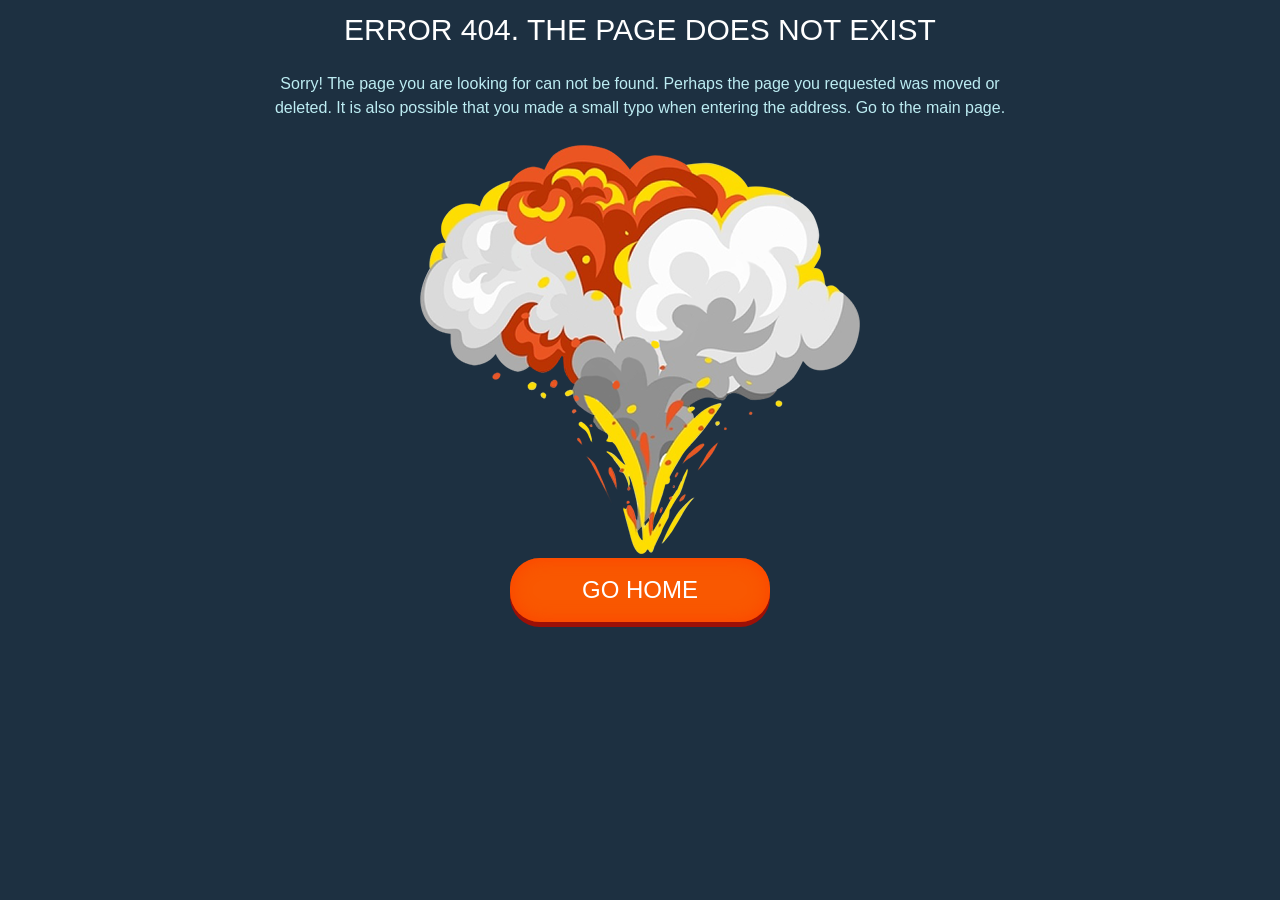
<file: 404 Error Page Animated/index.html>
<!DOCTYPE html>
<html lang="en">
  <head>
    <meta charset="UTF-8" />
    <meta http-equiv="X-UA-Compatible" content="IE=edge" />
    <meta name="viewport" content="width=device-width, initial-scale=1.0" />
    <title>404 Page Not Found</title>
    <link rel="stylesheet" href="style.css" />
  </head>
  <body>
    <main class="bl_page404">
      <h1>Error 404. The page does not exist</h1>
      <p>
        Sorry! The page you are looking for can not be found. Perhaps the page
        you requested was moved or deleted. It is also possible that you made a
        small typo when entering the address. Go to the main page.
      </p>
      <div class="bl_page404_wrapper">
        <img
          src="images/cloud_warmcasino.png"
          alt="cloud"
          class="bl_page404__img"
        />
        <div class="bl_page404_el1"></div>
        <div class="bl_page404_el2"></div>
        <div class="bl_page404_el3"></div>
        <a href="/" class="bl_page404_link">go home</a>
      </div>
    </main>
  </body>
</html>
</file>
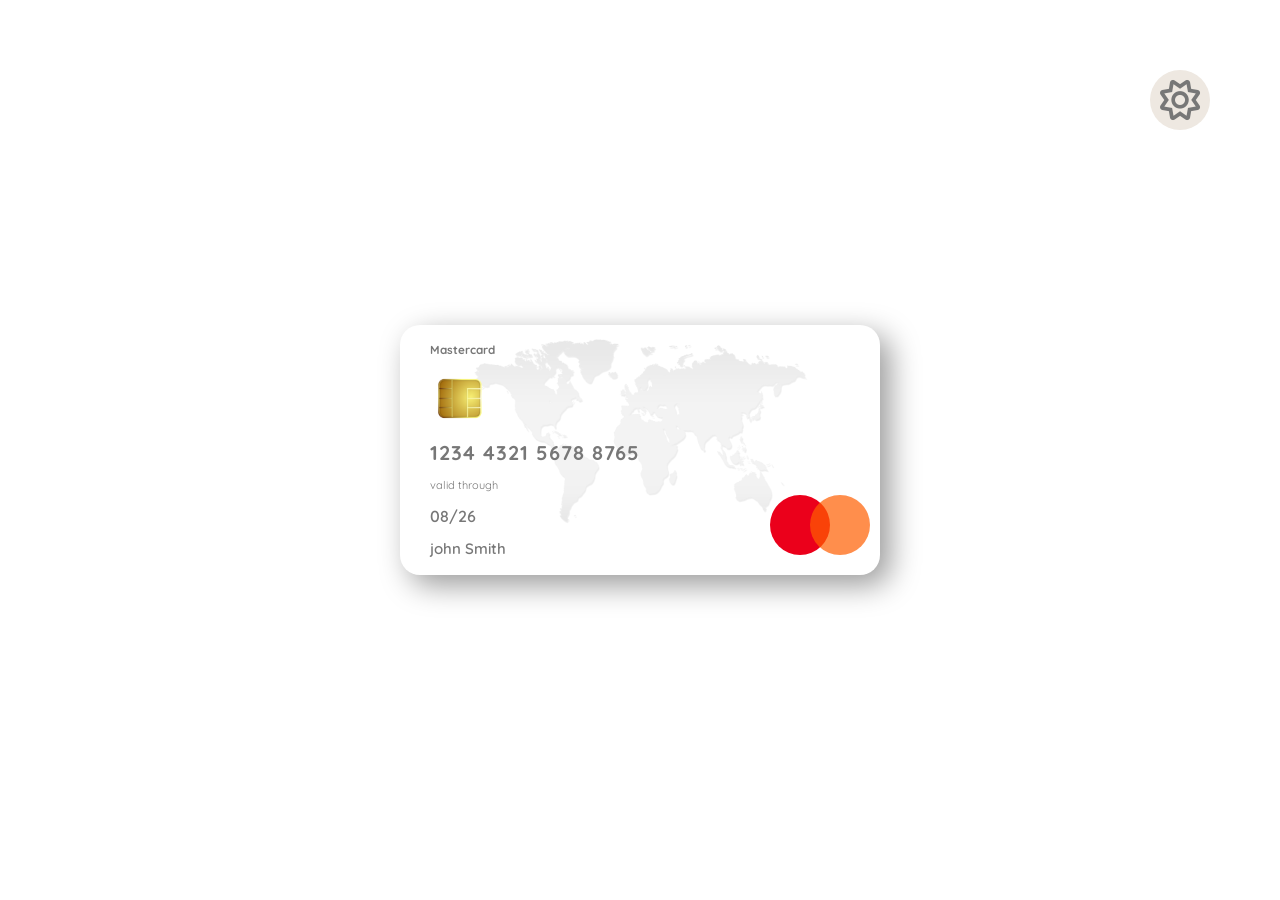
<file: Dark mode/index.html>
<!DOCTYPE html>
<html lang="en">
  <head>
    <meta charset="UTF-8" />
    <meta http-equiv="X-UA-Compatible" content="IE=edge" />
    <meta name="viewport" content="width=device-width, initial-scale=1.0" />
    <title>Dark Mode</title>
    <link rel="stylesheet" href="style.css" />
    <link
      rel="stylesheet"
      href="https://cdnjs.cloudflare.com/ajax/libs/font-awesome/6.0.0-beta3/css/all.min.css"
    />
    <link rel="preconnect" href="https://fonts.googleapis.com" />
    <link rel="preconnect" href="https://fonts.gstatic.com" crossorigin="" />
    <link
      href="https://fonts.googleapis.com/css2?family=Quicksand:wght@300;400;500;600;700&amp;display=swap"
      rel="stylesheet"
    />
  </head>
  <body>
    <div class="container">
      <div class="toggle">
        <i class="far fa-sun"></i>
      </div>
      <div class="card">
        <img src="images/map.png" alt="map" class="card-map" />
        <div class="card-left">
          <h3>Mastercard</h3>
          <img src="images/chip.png" alt="chip" class="card-chip" />
          <div class="card-num">1234 4321 5678 8765</div>
          <div class="card-text">valid through</div>
          <div class="card-date">08/26</div>
          <div class="card-holder">john Smith</div>
        </div>
        <div class="card-right">
          <div class="red-circle"></div>
          <div class="orange-circle"></div>
        </div>
      </div>
    </div>
    <script src="script.js"></script>
  </body>
</html>
</file>
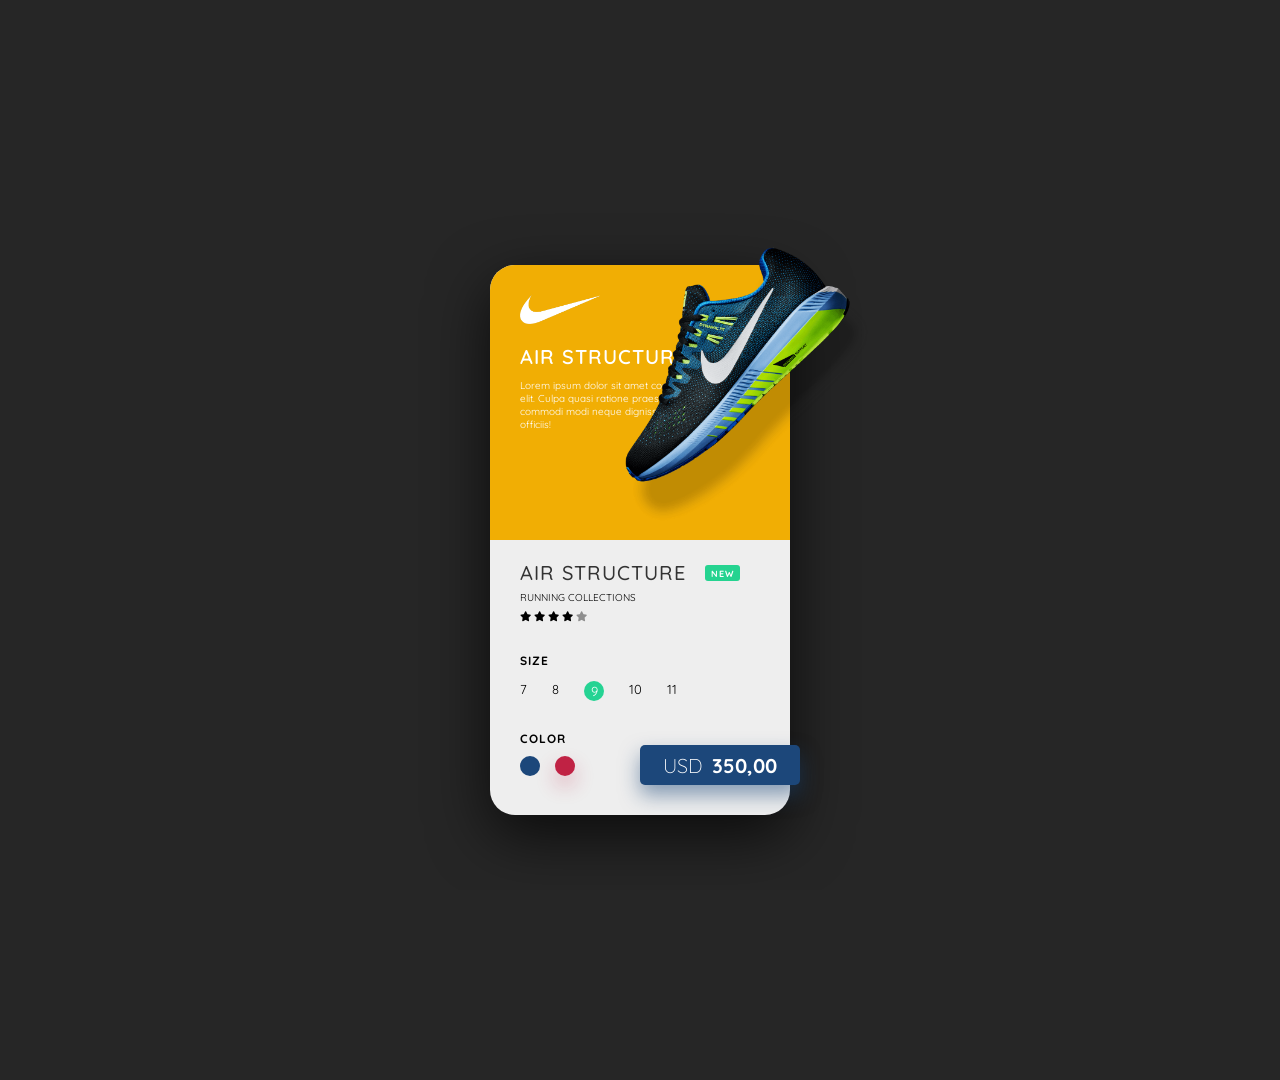
<file: Nike product Card/index.html>
<html lang="en">
  <head>
    <meta charset="UTF-8" />
    <meta http-equiv="X-UA-Compatible" content="IE=edge" />
    <meta name="viewport" content="width=device-width, initial-scale=1.0" />
    <title>Nike Card</title>
    <link rel="stylesheet" href="style.css" />
    <link
      rel="stylesheet"
      href="https://cdnjs.cloudflare.com/ajax/libs/font-awesome/6.0.0-beta3/css/all.min.css"
    />
    <link rel="preconnect" href="https://fonts.googleapis.com" />
    <link rel="preconnect" href="https://fonts.gstatic.com" crossorigin="" />
    <link
      href="https://fonts.googleapis.com/css2?family=Quicksand:wght@300;400;500;600;700&amp;display=swap"
      rel="stylesheet"
    />
  </head>
  <body>
    <div class="container">
      <div class="card-wrapper">
        <div class="card">
          <div class="card-top">
            <img src="images/nike.png" class="logo" />
            <div class="card-top-text">
              <h1>Air Structure</h1>
              <p>
                Lorem ipsum dolor sit amet consectetur adipisicing elit. Culpa
                quasi ratione praesentium eum commodi modi neque dignissimos
                eligendi illo officiis!
              </p>
            </div>
            <img src="images/shoe1.png" class="shoe-1" />
            <img src="images/shoe2.png" class="shoe-2" />
          </div>
          <div class="card-bottom">
            <h1>Air Structure</h1>
            <div class="badge">New</div>
            <h3>Running Collections</h3>
            <div class="stars">
              <i class="fa-solid fa-star"></i>
              <i class="fa-solid fa-star"></i>
              <i class="fa-solid fa-star"></i>
              <i class="fa-solid fa-star"></i>
              <i class="fa-solid fa-star"></i>
            </div>
            <div class="size">
              <h4>Size</h4>
              <div class="sizes">
                <span>7</span>
                <span>8</span>
                <span>9</span>
                <span>10</span>
                <span>11</span>
              </div>
            </div>
            <div class="color">
              <h4>Color</h4>
              <div class="colors">
                <div class="color-1"></div>
                <div class="color-2"></div>
              </div>
            </div>
            <div class="price">
              <span>Usd</span>
              <span>350,00</span>
            </div>
          </div>
        </div>
      </div>
    </div>

    <script src="script.js"></script>
  </body>
</html>
</file>
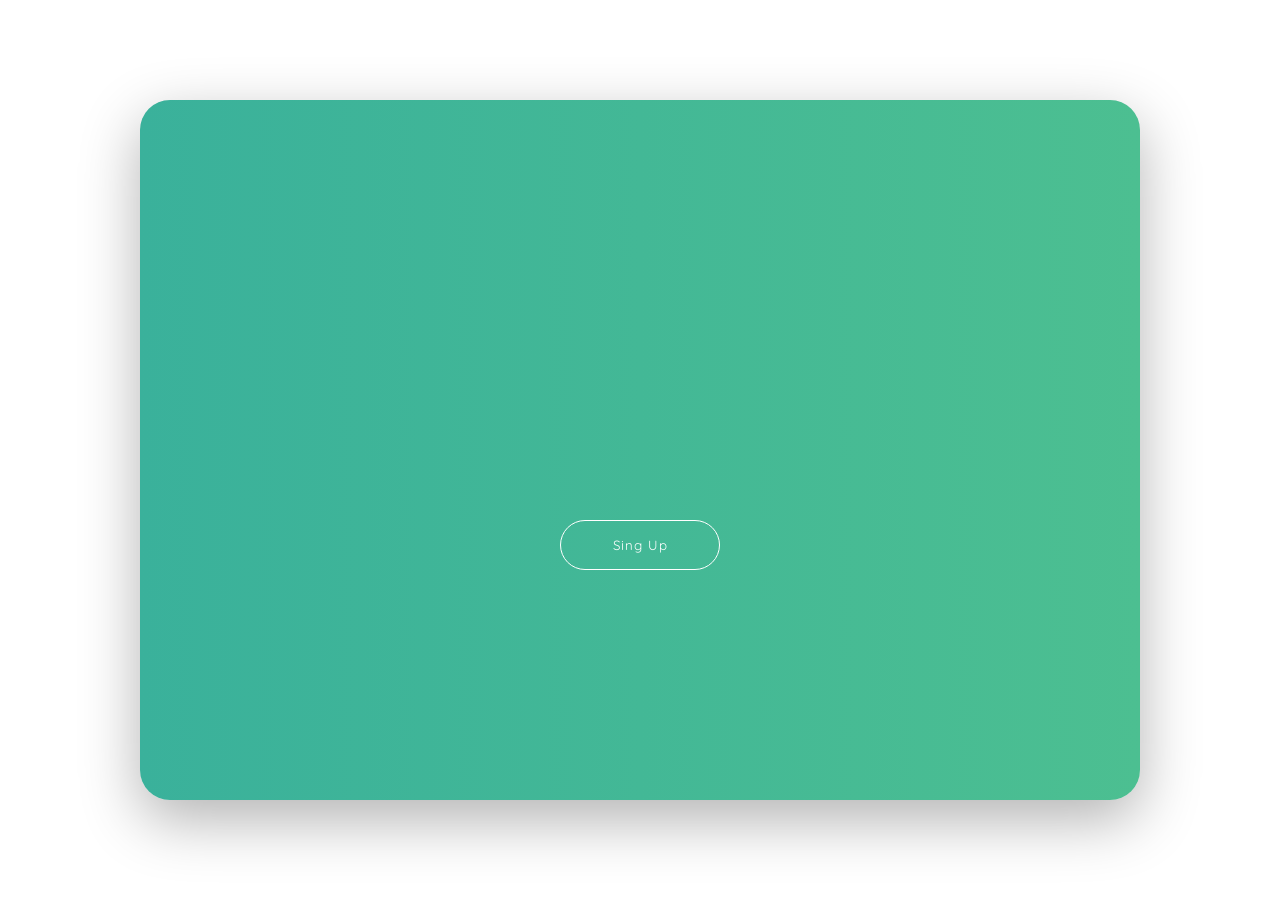
<file: Sign up Form/index.html>
<!DOCTYPE html>
<html lang="en">
  <head>
    <meta charset="UTF-8" />
    <meta http-equiv="X-UA-Compatible" content="IE=edge" />
    <meta name="viewport" content="width=device-width, initial-scale=1.0" />
    <title>Sign up form</title>
    <link rel="stylesheet" href="style.css" />
    <link
      rel="stylesheet"
      href="https://cdnjs.cloudflare.com/ajax/libs/font-awesome/6.2.1/css/all.min.css"
    />
    <link rel="preconnect" href="https://fonts.googleapis.com" />
    <link rel="preconnect" href="https://fonts.gstatic.com" crossorigin />
    <link
      href="https://fonts.googleapis.com/css2?family=Quicksand:wght@300;400;500;600;700&display=swap"
      rel="stylesheet"
    />
  </head>
  <body>
    <div class="container">
      <div class="form-wrapper">
        <div class="banner">
          <h1>Hello friend</h1>
          <p>Enter your personal details and start journey with us!</p>
        </div>
        <div class="green-bg">
          <button type="button">Sing Up</button>
        </div>
        <form action="" class="signup-form">
          <h1>Create Account</h1>
          <div class="social-media">
            <i class="fab fa-facebook-f"></i>
            <i class="fab fa-instagram"></i>
            <i class="fab fa-linkedin-in"></i>
          </div>
          <p>or use your email for registration</p>
          <div class="input-group">
            <i class="fas fa-user"></i>
            <input type="text" placeholder="Name" />
          </div>

          <div class="input-group">
            <i class="fas fa-envelope"></i>
            <input type="email" placeholder="Email" />
          </div>

          <div class="input-group">
            <i class="fas fa-lock"></i>
            <input type="password" placeholder="Password" />
          </div>

          <button type="submit">Sign up</button>
        </form>
      </div>
    </div>
    <script src="script.js"></script>
  </body>
</html>
</file>
<file: 404 Error Page Animated/style.css>
* {
  margin: 0;
  padding: 0;
  box-sizing: border-box;
}

body {
  width: 100%;
  margin: 0;
  height: 100%;
  background-color: #1d3041;
  font-family: "Open Sans - Semibold", sans-serif;
  color: #fff;
}
h1 {
  text-align: center;
  margin-top: 1%;
  margin-bottom: 25px;
  font-size: 30px;
  font-weight: 400;
  text-transform: uppercase;
}
p {
  display: block;
  margin: 25px auto;
  max-width: 776px;
  text-align: center;
  color: #bcecf2;
  font-family: "Open Sans", sans-serif;
  font-size: 16px;
  font-weight: 400;
  line-height: 24px;
}
.bl_page404_wrapper {
  position: relative;
  width: 100%;
  margin: 10px auto 10px;
  max-width: 440px;
  max-height: 410px;
}
.bl_page404_img {
  width: 100%;
}
.bl_page404_link {
  display: block;
  margin: 0 auto;
  width: 260px;
  height: 64px;
  box-shadow: 0 5px 0 #9c1007, inset 0 0 18px rgba(253, 60, 0, 0.75);
  background-color: #f95801;
  color: #fff;
  font-family: "Open Sans", sans-serif;
  font-size: 24px;
  font-weight: 700px;
  line-height: 64px;
  text-transform: uppercase;
  text-decoration: none;
  border-radius: 30px;
  text-align: center;
}
.bl_page404_link:hover,
.bl_page404_el1:focus {
  background-color: #ff7400;
}
.bl_page404_el1 {
  position: absolute;
  top: 108px;
  left: 102px;
  opacity: 1;
  animation: el1Move 800ms linear infinite;
  width: 84px;
  height: 106px;
  background: url("https://github.com/BlackStar1991/Pictures-for-sharing-/blob/master/404/bigBoom/404-1.png?raw=true")
    50% 50% no-repeat;
  z-index: 2;
}
.bl_page404_el2 {
  position: absolute;
  top: 92px;
  left: 136px;
  opacity: 1;
  animation: el2Move 800ms linear infinite;
  width: 184px;
  height: 106px;
  background: url("https://github.com/BlackStar1991/Pictures-for-sharing-/blob/master/404/bigBoom/404-2.png?raw=true")
    50% 50% no-repeat;
  z-index: 2;
}
.bl_page404_el3 {
  position: absolute;
  top: 108px;
  left: 180px;
  opacity: 1;
  animation: el3Move 800ms linear infinite;
  width: 284px;
  height: 106px;
  background: url("https://github.com/BlackStar1991/Pictures-for-sharing-/blob/master/404/bigBoom/404-3.png?raw=true")
    50% 50% no-repeat;
  z-index: 2;
}
@keyframes el1Move {
  0% {
    top: 108px;
    left: 102px;
    opacity: 1;
  }
  100% {
    top: -10px;
    left: 20px;
    opacity: 0;
  }
}
@keyframes el2Move {
  0% {
    top: 92px;
    left: 136px;
    opacity: 1;
  }
  100% {
    top: -10px;
    left: 108px;
    opacity: 0;
  }
}
@keyframes el3Move {
  0% {
    top: 108px;
    left: 180px;
    opacity: 1;
  }
  100% {
    top: 28px;
    left: 276px;
    opacity: 0;
  }
}
</file>
<file: Dark mode/style.css>
* {
  padding: 0;
  margin: 0;
  box-sizing: border-box;
  font-family: Quicksand, sans-serif;
}
html {
  font-size: 62.5%;
}
.container {
  width: 100%;
  height: 100vh;
  display: grid;
  place-items: center;
}
.container.dark {
  background-color: #262626;
}
.toggle {
  position: absolute;
  top: 7rem;
  right: 7rem;
  width: 6rem;
  height: 6rem;
  background-color: #eee8e1;
  display: grid;
  place-items: center;
  border-radius: 50%;
  cursor: pointer;
}
.container.dark .toggle {
  background-color: #464646;
}
.toggle i {
  font-size: 4rem;
  color: #777;
}
.container.dark .toggle i {
  color: #ddd;
}
.card {
  width: 48rem;
  height: 25rem;
  border-radius: 2rem;
  position: relative;
  display: flex;
  box-shadow: 1rem 1rem 3rem rgba(0, 0, 0, 0.4);
}
.container.dark .card {
  background-color: #353535;
}
.card-map {
  width: 35rem;
  position: absolute;
  top: 1rem;
  left: 50%;
  transform: translateX(-50%);
  opacity: 0.2;
}
.card-left {
  width: 35rem;
  height: 100%;
  padding: 1rem 0 1rem 3rem;
  display: flex;
  flex-direction: column;
  justify-content: space-around;
  color: #777;
  z-index: 10;
}
.container.dark .card-left {
  color: #ccc;
}
.card-type {
  font-size: 2.5rem;
  letter-spacing: 0.1rem;
}
.card-chip {
  width: 6rem;
}

.card-num {
  font-size: 2rem;
  font-weight: bold;
  letter-spacing: 0.1rem;
}

.card-text {
  font-size: 1.1rem;
}
.card-date {
  font-size: 1.6rem;
  font-weight: 600;
}
.card-holder {
  font-size: 1.5rem;
  font-weight: 600;
}
.card-right {
  display: flex;
  align-items: flex-end;
  padding: 0 0 2rem 2rem;
  z-index: 10;
}
.red-circle,
.orange-circle {
  width: 6rem;
  height: 6rem;
  background-color: red;
  border-radius: 50%;
}

.red-circle {
  background-color: #eb001b;
}
.orange-circle {
  background-color: #ff5f00;
  margin-left: -2rem;
  opacity: 0.7;
}
</file>
<file: Nike product Card/style.css>
* {
  margin: 0;
  padding: 0;
  box-sizing: border-box;
  font-family: Quicksand, sans-serif;
}
html {
  font-size: 62.5%;
}
.container {
  width: 100%;
  height: 120vh;
  background: #262626;
  display: grid;
  place-items: center;
}

.card-wrapper {
  width: 50rem;
  height: 70rem;

  padding: 0 10rem;
  display: grid;
  place-items: center;
  overflow: hidden;
}
.card {
  width: 30rem;
  height: 55rem;
  background: #eee;
  border-radius: 2.5rem;
  box-shadow: 0 2rem 6rem rgba(0, 0, 0, 0.7);
  position: relative;
}
.card-top {
  width: 100%;
  height: 50%;
  background: #f1ae04;
  padding: 3rem;
  border-radius: 2.5rem 2.5rem 0 0;
  transition: background 0.5s;
}
.container.change .card-top {
  background: #d35246;
}
.logo {
  width: 8rem;
  margin-bottom: 2rem;
}
.card-top-text {
  color: #fff;
}
.card-top-text h1 {
  font-weight: 600;
  text-transform: uppercase;
  letter-spacing: 0.1rem;
  margin-bottom: 1rem;
}
.shoe-1 {
  width: 30rem;
  position: absolute;
  top: -2.5rem;
  right: -10rem;
  transition: transform 1s;
}

.container.change .shoe-1 {
  transform: translateX(-50rem) rotateZ(45deg);
}

.shoe-2 {
  width: 33rem;
  position: absolute;
  top: -10rem;
  right: -45rem;
  transition: transform 1s;
}
.container.change .shoe-2 {
  transform: translateX(-40rem) rotateZ(-45deg);
}
.card-bottom {
  width: 100%;
  height: 50%;
  padding: 2rem 3rem;
}
.card-bottom h1 {
  font-weight: 500;
  text-transform: uppercase;
  letter-spacing: 0.1rem;
  color: #333;
  margin-bottom: 0.6rem;
}

.badge {
  position: absolute;
  top: 30rem;
  right: 5rem;
  width: 3.5rem;
  height: 1.6rem;
  background: #25d390;
  color: #fff;
  display: grid;
  place-items: center;
  border-radius: 0.3rem;
  font-size: 0.9rem;
  font-weight: bold;
  letter-spacing: 0.1rem;
  text-transform: uppercase;
}
.card-bottom h3 {
  font-size: 1rem;
  font-weight: 400;
  text-transform: uppercase;
  margin-bottom: 0.6rem;
}
.stars {
  margin-bottom: 3rem;
}
.stars i:last-child {
  opacity: 0.4;
}
.size {
  margin-bottom: 3rem;
}
.size h4 {
  font-size: 1.2rem;
  text-transform: uppercase;
  letter-spacing: 0.1rem;
  margin-bottom: 1.3rem;
}
.sizes {
  display: flex;
}
.sizes span {
  font-size: 1.3rem;
  margin-right: 2.5rem;
}
.sizes span:nth-child(3) {
  width: 2rem;
  height: 2rem;
  background: #25d393;
  color: #fff;
  border-radius: 50%;
  display: grid;
  place-items: center;
}
.color h4 {
  font-size: 1.2rem;
  text-transform: uppercase;
  letter-spacing: 0.1rem;
  margin-bottom: 1rem;
}
.colors {
  display: flex;
}
.color-1,
.color-2 {
  width: 2rem;
  height: 2rem;
  background: red;
  border-radius: 50%;
  cursor: pointer;
}
.color-1 {
  background: #1c477a;
  margin-right: 1.5rem;
  box-shadow: 0 1rem 2rem rbga(28, 71, 122, 0.2);
}
.color-2 {
  background: #c02244;
  box-shadow: 0 1rem 2rem rgba(192, 34, 68, 0.3);
}
.price {
  width: 16rem;
  height: 4rem;
  background: #1c477a;
  color: #fff;
  border-radius: 0.5rem;
  position: absolute;
  right: -1rem;
  bottom: 3rem;
  box-shadow: 0 1rem 2rem rgba(28, 71, 122, 0.5);
  display: flex;
  justify-content: center;
  align-items: center;
  transition: background 0.5s;
}

.container.change .price {
  background: #c02244;
}
.price span {
  font-size: 2rem;
}
.price span:first-child {
  font-weight: 300;
  text-transform: uppercase;
  margin-right: 1rem;
}
.price span:last-child {
  font-weight: bold;
}
</file>
<file: Sign up Form/style.css>
* {
  margin: 0;
  padding: 0;
  box-sizing: border-box;
  outline: none;
  font-family: Quicksand, sans-serif;
}
html {
  font-size: 62.5%;
}
.container {
  width: 100%;
  height: 100vh;
  display: flex;
  justify-content: center;
  align-items: center;
}
.form-wrapper {
  width: 100rem;
  height: 70rem;
  background-color: #eee;
  border-radius: 3rem;
  box-shadow: 0 2rem 6rem rgba(0, 0, 0, 0.3);
  position: relative;
  overflow: hidden;
}
.banner {
  position: absolute;
  top: 25%;
  left: -30rem;
  text-align: center;
  color: #fff;
  width: 30rem;
  z-index: 100;
  transition: left 0.8s;
}
.container.change .banner {
  left: 5rem;
}
.banner h1 {
  font-size: 4rem;
  margin-bottom: 3rem;
}
.banner p {
  font-size: 2rem;
}
.green-bg {
  width: 100%;
  height: 100%;
  background: linear-gradient(to right, #3ab19b, #4cbf91);
  position: absolute;
  top: 0;
  left: 0;
  z-index: 50;
  transition: width 1.5s cubic-bezier(0.19, 1, 0.22, 1);
}
.container.change .green-bg {
  width: 40%;
}
.green-bg button {
  position: absolute;
  top: 60%;
  left: 50%;
  transform: translateX(-50%);
  width: 16rem;
  height: 5rem;
  background-color: transparent;
  border: 0.1rem solid#fff;
  border-radius: 3rem;
  text-transform: 0.1rem;
  letter-spacing: 0.1rem;
  color: #fff;
  cursor: pointer;
}

.signup-form {
  width: 60rem;
  height: 100%;
  position: absolute;
  top: 0;
  left: 0rem;
  display: flex;
  flex-direction: column;
  justify-content: space-around;
  align-items: center;
  padding: 10rem 0;
  transition: left 1.5s cubic-bezier(0.19, 1, 0.22, 1);
}
.container.change .signup-form {
  left: 40rem;
}
.signup-form h1 {
  font-size: 4rem;
  color: #3aaf9f;
}
.social-media {
  display: flex;
}
.social-media i {
  width: 4rem;
  height: 4rem;
  border: 0.1rem solid #777;
  border-radius: 50%;
  display: flex;
  justify-content: center;
  align-items: center;
  margin-right: 2rem;
  font-size: 2rem;
  color: #555;
}

.signup-form p {
  font-size: 1.8rem;
  color: #555;
  margin-bottom: 2rem;
}
.input-group {
  position: relative;
}
.input-group input {
  width: 28rem;
  height: 5rem;
  padding: 1rem 1rem 1rem 3rem;
  background-color: #ddd;
  border: none;
  border-radius: 0.5rem;
}

.input-group i {
  position: absolute;
  top: 50%;
  left: 1rem;
  transform: translateY(-50%);
  font-size: 1.2rem;
  color: #555;
}
.signup-form button {
  width: 16rem;
  height: 5rem;
  background-color: #3aaf9f;
  border: none;
  border-radius: 3rem;
  text-transform: uppercase;
  letter-spacing: 0.1rem;
  color: #fff;
  margin-top: 3rem;
  cursor: pointer;
}
</file>
